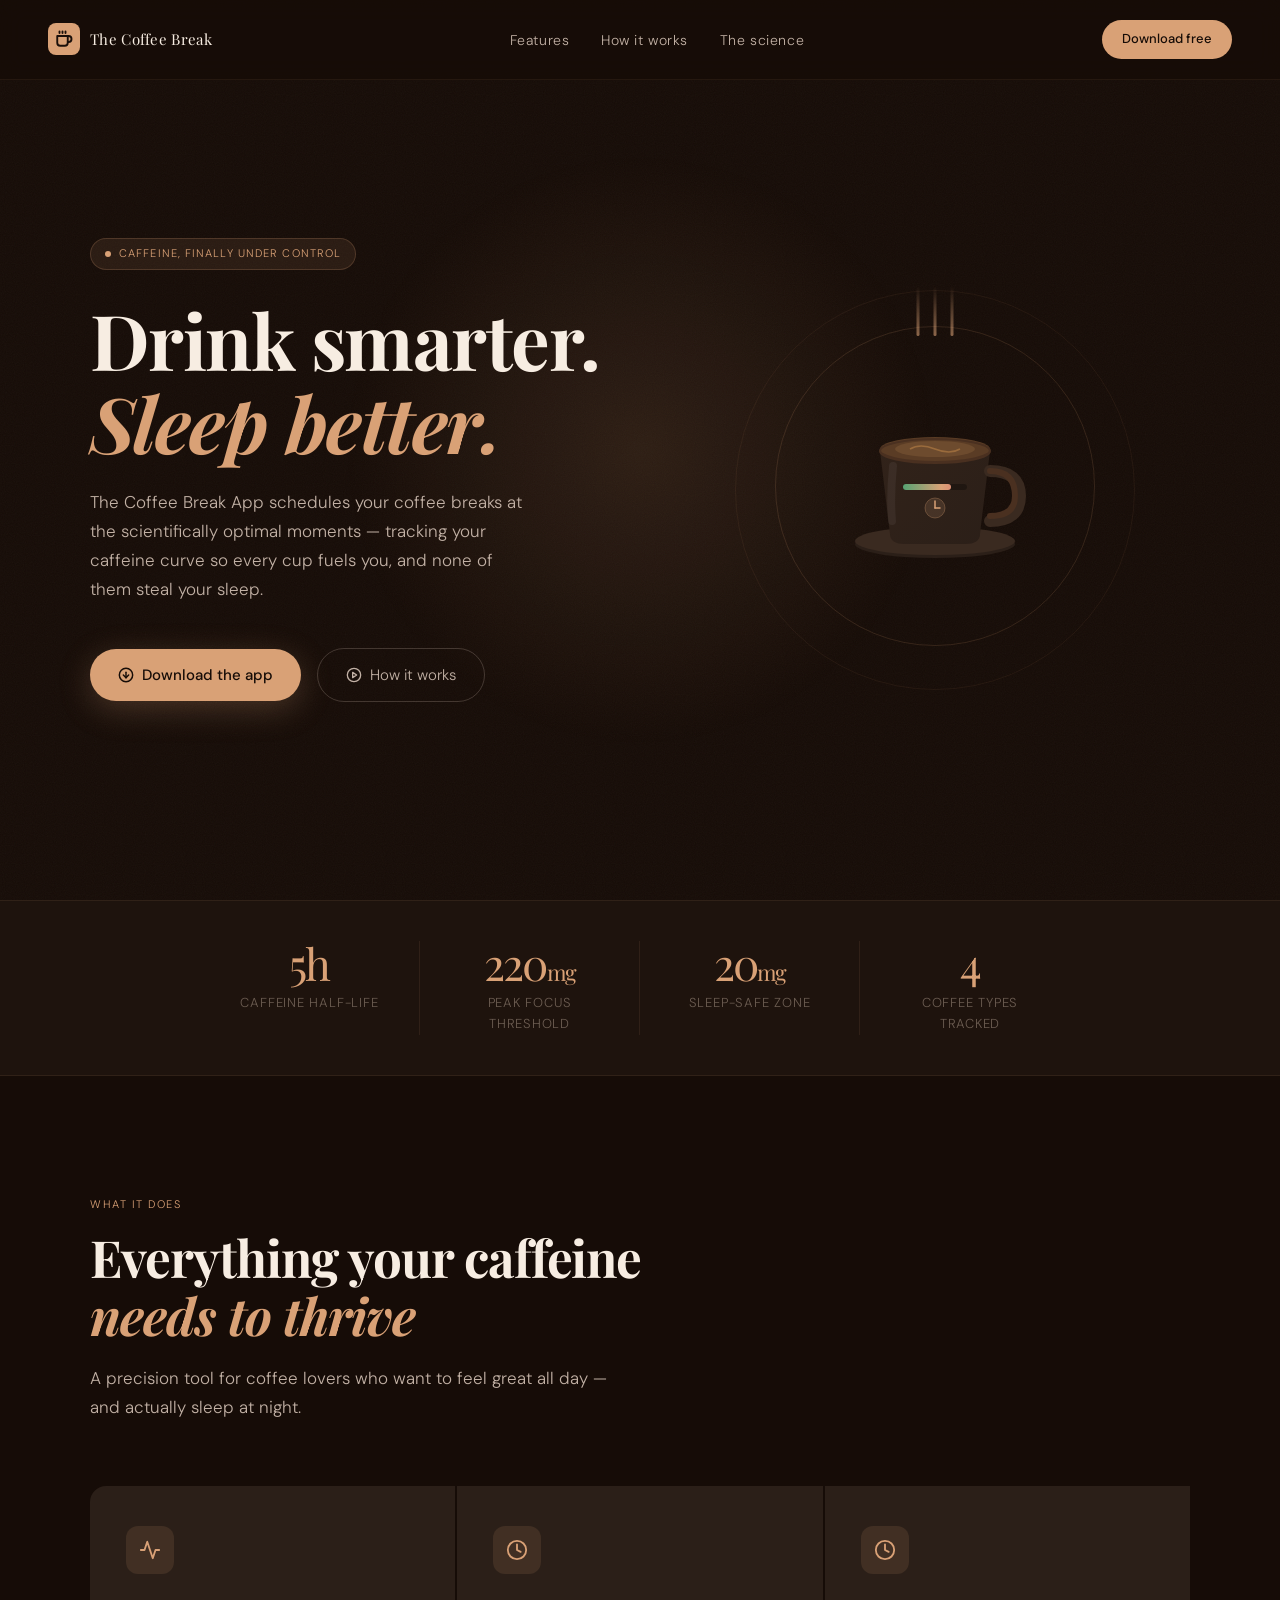
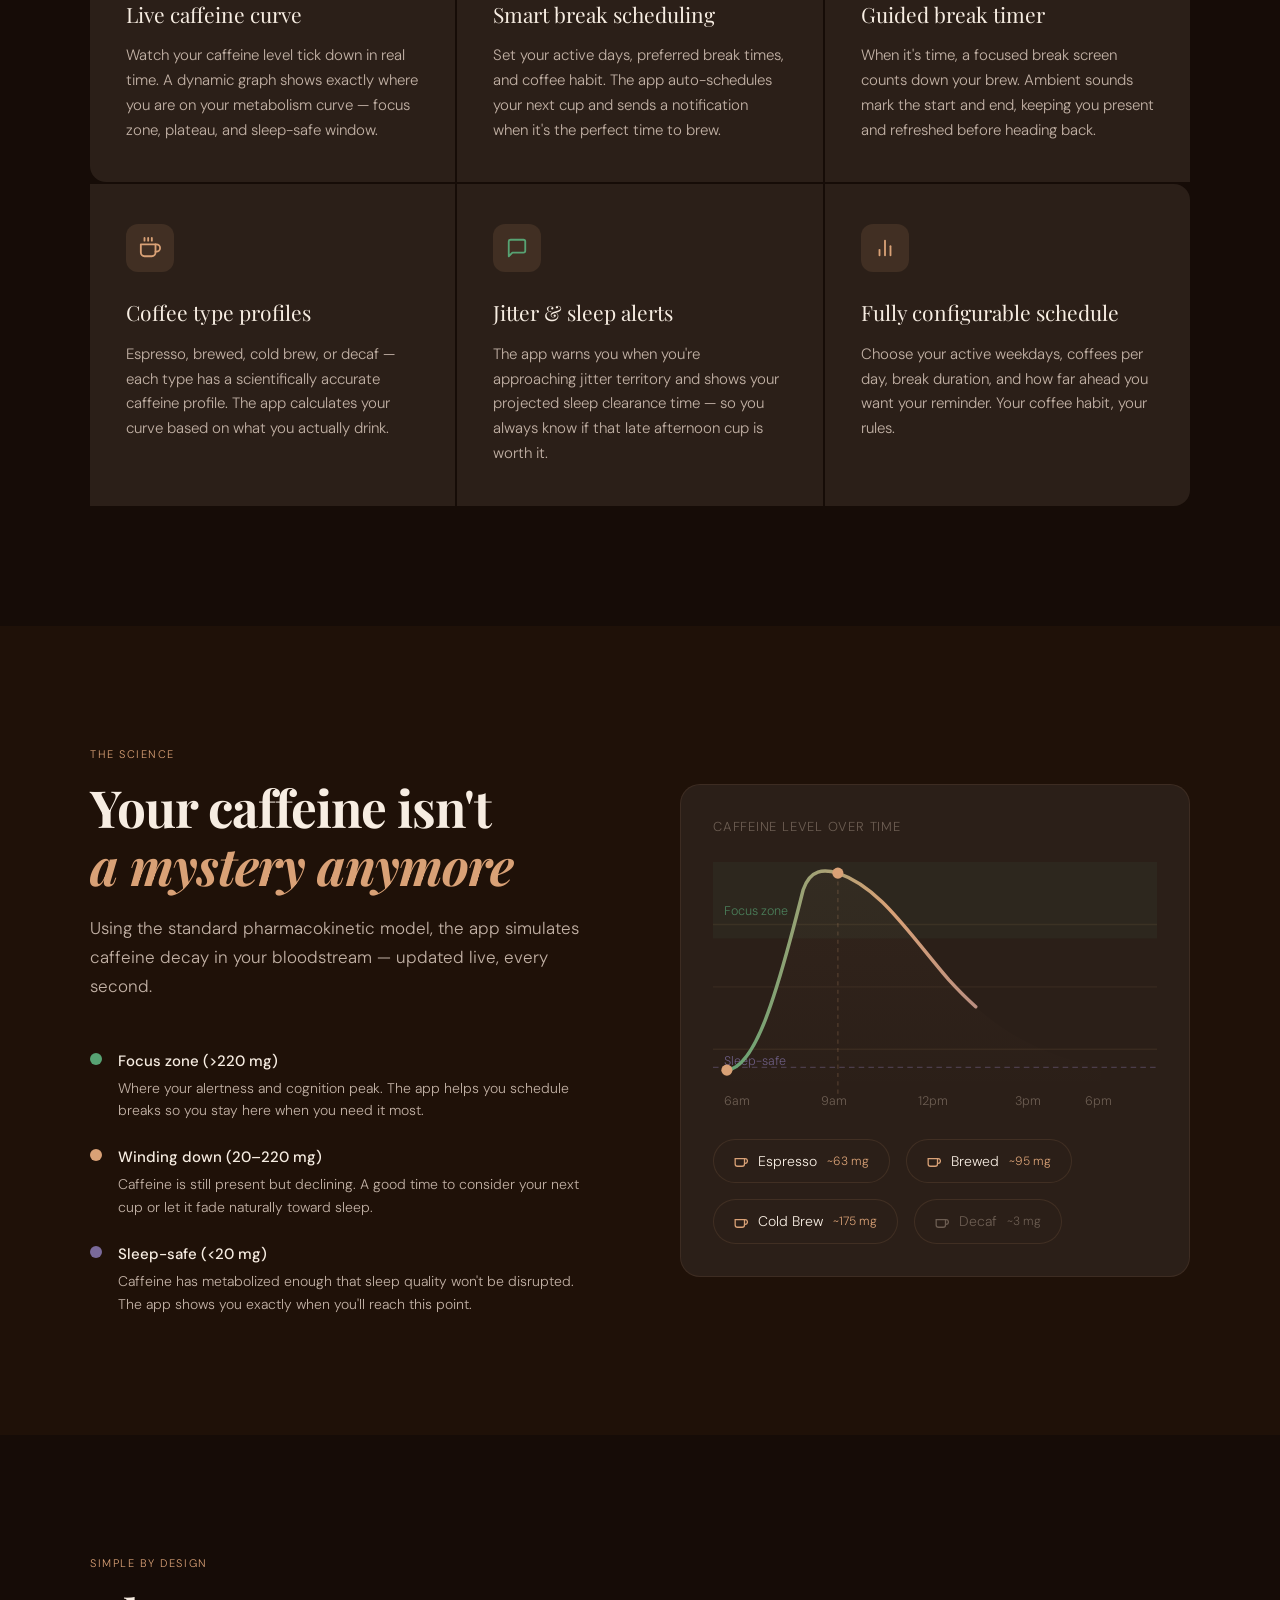
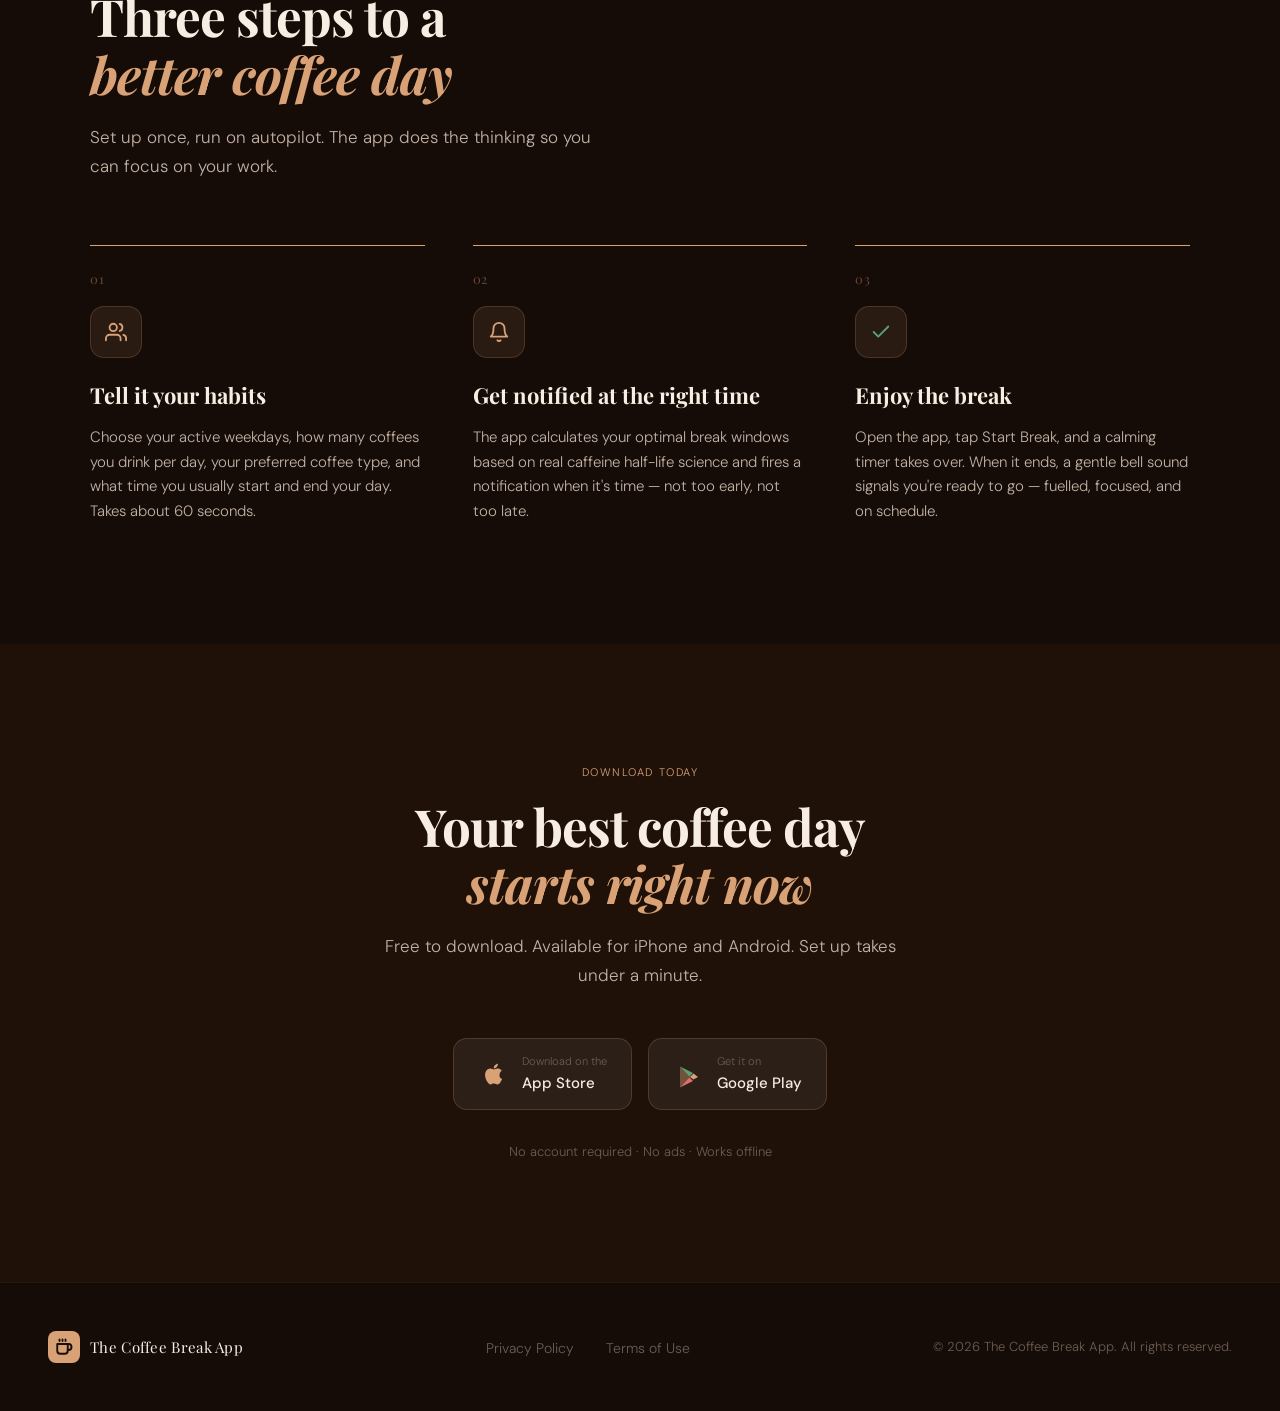
<file: index.html>
<!DOCTYPE html>
<html lang="en">
<head>
  <meta charset="UTF-8" />
  <meta name="viewport" content="width=device-width, initial-scale=1.0" />
  <title>The Coffee Break App - Caffeine Tracker, Focus & Pomodoro Timer | Work Sharper & Sleep Better</title>
  <meta name="description" content="Track caffeine intake in mg, measure your peak focus, and boost energy with The Coffee Break App. Improve sleep and work sharper - download on the App Store today." />
  <meta name="keywords" content="The Coffee Break App, caffeine tracker, caffeine intake, boost focus, improve energy, sleep better, pomodoro timer, measure caffeine, peak focus, health tracker, mg tracker, work sharper" />
  <meta name="robots" content="index, follow" />
  <link rel="canonical" href="https://pcristo.dev/coffe_break_website/" />
  <meta property="og:type" content="website" />
  <meta property="og:title" content="The Coffee Break App - Caffeine Tracker, Focus & Pomodoro Timer" />
  <meta property="og:description" content="Boost focus, track caffeine intake, and improve sleep with The Coffee Break App. Download now on the App Store." />
  <meta property="og:url" content="https://pcristo.dev/coffe_break_website/" />
  <meta name="twitter:card" content="summary_large_image" />
  <meta name="twitter:title" content="The Coffee Break App - Work Sharper & Sleep Better" />
  <meta name="twitter:description" content="Measure caffeine, find your peak focus window, and feel sharper. Get The Coffee Break App on the App Store." />
  <link rel="preconnect" href="https://fonts.googleapis.com" />
  <link rel="preconnect" href="https://fonts.gstatic.com" crossorigin />
  <link href="https://fonts.googleapis.com/css2?family=Playfair+Display:ital,wght@0,400;0,600;0,700;1,400;1,600&family=DM+Sans:wght@300;400;500&display=swap" rel="stylesheet" />
  <style>
    *, *::before, *::after { box-sizing: border-box; margin: 0; padding: 0; }

    :root {
      --bg:        #160c07;
      --bg2:       #1f1108;
      --surface:   #2b1f18;
      --surface2:  #3a2a20;
      --accent:    #d9a176;
      --accent2:   #e8ba8e;
      --text:      #f7ede2;
      --muted:     #c2b1a5;
      --faint:     #6c5d52;
      --green:     #57a373;
      --red:       #e07070;
    }

    html { scroll-behavior: smooth; }

    body {
      background: var(--bg);
      color: var(--text);
      font-family: 'DM Sans', system-ui, sans-serif;
      font-weight: 300;
      line-height: 1.6;
      overflow-x: hidden;
    }

    /* ── NOISE TEXTURE OVERLAY ── */
    body::before {
      content: '';
      position: fixed;
      inset: 0;
      background-image: url("data:image/svg+xml,%3Csvg viewBox='0 0 200 200' xmlns='http://www.w3.org/2000/svg'%3E%3Cfilter id='n'%3E%3CfeTurbulence type='fractalNoise' baseFrequency='0.9' numOctaves='4' stitchTiles='stitch'/%3E%3C/filter%3E%3Crect width='100%25' height='100%25' filter='url(%23n)' opacity='0.04'/%3E%3C/svg%3E");
      background-size: 200px 200px;
      pointer-events: none;
      z-index: 0;
    }

    /* ── NAV ── */
    nav {
      position: fixed;
      top: 0; left: 0; right: 0;
      z-index: 100;
      padding: 20px 48px;
      display: flex;
      align-items: center;
      justify-content: space-between;
      backdrop-filter: blur(12px);
      background: rgba(22,12,7,0.7);
      border-bottom: 1px solid rgba(217,161,118,0.08);
      transition: background 0.3s;
    }
    .nav-logo {
      display: flex;
      align-items: center;
      gap: 10px;
      text-decoration: none;
    }
    .nav-logo-icon {
      width: 32px; height: 32px;
      background: var(--accent);
      border-radius: 8px;
      display: flex; align-items: center; justify-content: center;
    }
    .nav-logo-text {
      font-family: 'Playfair Display', serif;
      font-size: 15px;
      color: var(--text);
      letter-spacing: 0.02em;
    }
    .nav-links {
      display: flex; align-items: center; gap: 32px;
      list-style: none;
    }
    .nav-links a {
      color: var(--muted);
      text-decoration: none;
      font-size: 14px;
      letter-spacing: 0.04em;
      transition: color 0.2s;
    }
    .nav-links a:hover { color: var(--text); }
    .btn-nav {
      background: var(--accent);
      color: var(--bg);
      border: none;
      padding: 9px 20px;
      border-radius: 100px;
      font-family: 'DM Sans', sans-serif;
      font-size: 13px;
      font-weight: 500;
      cursor: pointer;
      text-decoration: none;
      transition: background 0.2s, transform 0.15s;
    }
    .btn-nav:hover { background: var(--accent2); transform: translateY(-1px); }

    /* ── HERO ── */
    .hero {
      min-height: 100vh;
      display: flex;
      align-items: center;
      justify-content: center;
      position: relative;
      overflow: hidden;
      padding: 120px 48px 80px;
    }

    /* Radial glow */
    .hero::after {
      content: '';
      position: absolute;
      width: 600px; height: 600px;
      border-radius: 50%;
      background: radial-gradient(circle, rgba(217,161,118,0.12) 0%, transparent 70%);
      top: 50%; left: 50%;
      transform: translate(-50%, -50%);
      pointer-events: none;
    }

    .hero-inner {
      max-width: 1100px;
      width: 100%;
      display: grid;
      grid-template-columns: 1fr 1fr;
      gap: 80px;
      align-items: center;
      position: relative;
      z-index: 1;
    }

    .hero-tag {
      display: inline-flex;
      align-items: center;
      gap: 8px;
      background: rgba(217,161,118,0.1);
      border: 1px solid rgba(217,161,118,0.2);
      border-radius: 100px;
      padding: 6px 14px;
      font-size: 11px;
      letter-spacing: 0.1em;
      text-transform: uppercase;
      color: var(--accent);
      margin-bottom: 28px;
    }
    .hero-tag::before {
      content: '';
      width: 6px; height: 6px;
      background: var(--accent);
      border-radius: 50%;
      animation: pulse-dot 2s ease-in-out infinite;
    }

    h1 {
      font-family: 'Playfair Display', serif;
      font-size: clamp(48px, 6vw, 78px);
      line-height: 1.08;
      letter-spacing: -0.02em;
      color: var(--text);
      margin-bottom: 24px;
    }
    h1 em {
      font-style: italic;
      color: var(--accent);
    }

    .hero-sub {
      font-size: 17px;
      color: var(--muted);
      line-height: 1.7;
      max-width: 440px;
      margin-bottom: 44px;
    }

    .hero-actions {
      display: flex;
      align-items: center;
      gap: 16px;
      flex-wrap: wrap;
    }

    .btn-primary {
      display: inline-flex;
      align-items: center;
      gap: 8px;
      background: var(--accent);
      color: var(--bg);
      padding: 14px 28px;
      border-radius: 100px;
      font-family: 'DM Sans', sans-serif;
      font-weight: 500;
      font-size: 15px;
      text-decoration: none;
      transition: background 0.2s, transform 0.15s, box-shadow 0.2s;
      box-shadow: 0 8px 32px rgba(217,161,118,0.25);
    }
    .btn-primary:hover {
      background: var(--accent2);
      transform: translateY(-2px);
      box-shadow: 0 12px 40px rgba(217,161,118,0.35);
    }

    .btn-secondary {
      display: inline-flex;
      align-items: center;
      gap: 8px;
      background: transparent;
      color: var(--muted);
      padding: 14px 28px;
      border-radius: 100px;
      border: 1px solid rgba(194,177,165,0.25);
      font-size: 15px;
      text-decoration: none;
      transition: border-color 0.2s, color 0.2s, transform 0.15s;
    }
    .btn-secondary:hover {
      border-color: var(--muted);
      color: var(--text);
      transform: translateY(-2px);
    }

    /* ── COFFEE CUP ILLUSTRATION ── */
    .hero-visual {
      display: flex;
      align-items: center;
      justify-content: center;
      position: relative;
    }

    .cup-wrap {
      position: relative;
    }

    /* Steam lines */
    .steam {
      position: absolute;
      top: -70px;
      left: 50%;
      transform: translateX(-50%);
      display: flex;
      gap: 14px;
    }
    .steam-line {
      width: 3px;
      height: 50px;
      border-radius: 3px;
      background: linear-gradient(to top, rgba(217,161,118,0.6), transparent);
      transform-origin: bottom center;
      animation: steam-rise 2.4s ease-in-out infinite;
    }
    .steam-line:nth-child(2) { animation-delay: 0.4s; animation-duration: 2.8s; }
    .steam-line:nth-child(3) { animation-delay: 0.8s; animation-duration: 2.2s; }

    @keyframes steam-rise {
      0%   { transform: scaleY(0.3) translateY(10px); opacity: 0; }
      30%  { opacity: 1; }
      70%  { opacity: 0.6; }
      100% { transform: scaleY(1.2) translateY(-20px); opacity: 0; }
    }

    /* Caffeine glow ring */
    .glow-ring {
      position: absolute;
      width: 320px; height: 320px;
      border-radius: 50%;
      border: 1px solid rgba(217,161,118,0.15);
      top: 50%; left: 50%;
      transform: translate(-50%, -45%);
      animation: ring-pulse 3s ease-in-out infinite;
    }
    .glow-ring:nth-child(2) {
      width: 400px; height: 400px;
      border-color: rgba(217,161,118,0.07);
      animation-delay: 1s;
    }
    @keyframes ring-pulse {
      0%, 100% { opacity: 0.4; transform: translate(-50%, -45%) scale(1); }
      50%       { opacity: 1;   transform: translate(-50%, -45%) scale(1.04); }
    }

    /* ── STATS STRIP ── */
    .stats {
      position: relative;
      z-index: 1;
      border-top: 1px solid rgba(217,161,118,0.1);
      border-bottom: 1px solid rgba(217,161,118,0.1);
      background: rgba(43,31,24,0.4);
      padding: 40px 48px;
      display: flex;
      justify-content: center;
      gap: 0;
    }
    .stat-item {
      flex: 1;
      max-width: 220px;
      text-align: center;
      padding: 0 32px;
      border-right: 1px solid rgba(217,161,118,0.1);
    }
    .stat-item:last-child { border-right: none; }
    .stat-num {
      font-family: 'Playfair Display', serif;
      font-size: 44px;
      color: var(--accent);
      letter-spacing: -0.04em;
      line-height: 1;
      margin-bottom: 8px;
    }
    .stat-label {
      font-size: 13px;
      color: var(--faint);
      letter-spacing: 0.06em;
      text-transform: uppercase;
    }

    /* ── SECTIONS ── */
    section {
      position: relative;
      z-index: 1;
      padding: 120px 48px;
    }

    .section-inner {
      max-width: 1100px;
      margin: 0 auto;
    }

    .section-eyebrow {
      font-size: 11px;
      letter-spacing: 0.14em;
      text-transform: uppercase;
      color: var(--accent);
      margin-bottom: 16px;
    }

    h2 {
      font-family: 'Playfair Display', serif;
      font-size: clamp(36px, 4vw, 54px);
      line-height: 1.12;
      letter-spacing: -0.02em;
      color: var(--text);
      margin-bottom: 20px;
    }
    h2 em { font-style: italic; color: var(--accent); }

    .section-lead {
      font-size: 17px;
      color: var(--muted);
      max-width: 520px;
      line-height: 1.7;
      margin-bottom: 64px;
    }

    /* ── FEATURES ── */
    .features-grid {
      display: grid;
      grid-template-columns: repeat(3, 1fr);
      gap: 2px;
    }

    .feature-card {
      background: var(--surface);
      padding: 40px 36px;
      position: relative;
      overflow: hidden;
      transition: background 0.3s;
    }
    .feature-card:first-child { border-radius: 16px 0 0 16px; }
    .feature-card:last-child  { border-radius: 0 16px 16px 0; }
    .feature-card::before {
      content: '';
      position: absolute;
      inset: 0;
      background: linear-gradient(135deg, rgba(217,161,118,0.05) 0%, transparent 60%);
      opacity: 0;
      transition: opacity 0.3s;
    }
    .feature-card:hover { background: var(--surface2); }
    .feature-card:hover::before { opacity: 1; }

    .feature-icon {
      width: 48px; height: 48px;
      border-radius: 12px;
      background: rgba(217,161,118,0.12);
      display: flex; align-items: center; justify-content: center;
      margin-bottom: 24px;
    }

    .feature-title {
      font-family: 'Playfair Display', serif;
      font-size: 21px;
      margin-bottom: 12px;
      color: var(--text);
    }

    .feature-desc {
      font-size: 15px;
      color: var(--muted);
      line-height: 1.65;
    }

    /* ── CAFFEINE CURVE SECTION ── */
    .curve-section {
      background: var(--bg2);
    }

    .curve-layout {
      display: grid;
      grid-template-columns: 1fr 1fr;
      gap: 80px;
      align-items: center;
    }

    .curve-labels {
      display: flex;
      flex-direction: column;
      gap: 24px;
      margin-top: 48px;
    }
    .curve-label-item {
      display: flex;
      align-items: flex-start;
      gap: 16px;
    }
    .curve-label-dot {
      width: 12px; height: 12px;
      border-radius: 50%;
      margin-top: 4px;
      flex-shrink: 0;
    }
    .curve-label-title {
      font-size: 15px;
      font-weight: 500;
      color: var(--text);
      margin-bottom: 4px;
    }
    .curve-label-desc {
      font-size: 14px;
      color: var(--muted);
      line-height: 1.6;
    }

    /* Animated graph */
    .graph-wrap {
      background: var(--surface);
      border-radius: 20px;
      padding: 32px;
      border: 1px solid rgba(217,161,118,0.1);
    }
    .graph-title {
      font-size: 13px;
      color: var(--faint);
      letter-spacing: 0.06em;
      text-transform: uppercase;
      margin-bottom: 24px;
    }

    /* ── HOW IT WORKS ── */
    .steps {
      display: grid;
      grid-template-columns: repeat(3, 1fr);
      gap: 48px;
      counter-reset: steps;
    }
    .step {
      counter-increment: steps;
      position: relative;
      padding-top: 24px;
    }
    .step::before {
      content: counter(steps, decimal-leading-zero);
      font-family: 'Playfair Display', serif;
      font-size: 13px;
      color: rgba(217,161,118,0.4);
      letter-spacing: 0.04em;
      display: block;
      margin-bottom: 16px;
    }
    .step-line {
      position: absolute;
      top: 0; left: 0;
      width: 100%;
      height: 1px;
      background: rgba(217,161,118,0.2);
    }
    .step-line-fill {
      height: 1px;
      background: var(--accent);
      width: 0;
      transition: width 1.2s ease;
    }
    .step.visible .step-line-fill { width: 100%; }

    .step-icon-wrap {
      width: 52px; height: 52px;
      border-radius: 14px;
      background: rgba(217,161,118,0.1);
      border: 1px solid rgba(217,161,118,0.2);
      display: flex; align-items: center; justify-content: center;
      margin-bottom: 20px;
    }
    .step h3 {
      font-family: 'Playfair Display', serif;
      font-size: 22px;
      margin-bottom: 12px;
      color: var(--text);
    }
    .step p {
      font-size: 15px;
      color: var(--muted);
      line-height: 1.65;
    }

    /* ── COFFEE TYPES ── */
    .coffee-types {
      display: flex;
      gap: 16px;
      flex-wrap: wrap;
      margin-top: 48px;
    }
    .coffee-pill {
      display: flex;
      align-items: center;
      gap: 10px;
      background: var(--surface);
      border: 1px solid rgba(217,161,118,0.12);
      border-radius: 100px;
      padding: 10px 20px;
      transition: background 0.2s, border-color 0.2s;
      cursor: default;
    }
    .coffee-pill:hover {
      background: var(--surface2);
      border-color: rgba(217,161,118,0.25);
    }
    .coffee-pill-name { font-size: 14px; color: var(--text); }
    .coffee-pill-mg { font-size: 12px; color: var(--accent); }

    /* ── CTA BLOCK ── */
    .cta-section {
      text-align: center;
      background: var(--bg2);
    }
    .cta-section h2 {
      max-width: 600px;
      margin: 0 auto 20px;
    }
    .cta-section .section-lead {
      margin: 0 auto 48px;
      text-align: center;
    }
    .cta-buttons {
      display: flex;
      gap: 16px;
      justify-content: center;
      flex-wrap: wrap;
    }

    .store-btn {
      display: inline-flex;
      align-items: center;
      gap: 12px;
      background: var(--surface);
      border: 1px solid rgba(217,161,118,0.2);
      border-radius: 14px;
      padding: 14px 24px;
      text-decoration: none;
      transition: background 0.2s, border-color 0.2s, transform 0.15s;
    }
    .store-btn:hover {
      background: var(--surface2);
      border-color: rgba(217,161,118,0.4);
      transform: translateY(-2px);
    }
    .store-btn-icon { width: 32px; height: 32px; }
    .store-btn-text { text-align: left; }
    .store-btn-sub { font-size: 11px; color: var(--faint); display: block; }
    .store-btn-name { font-size: 15px; color: var(--text); font-weight: 500; display: block; }

    /* ── FOOTER ── */
    footer {
      position: relative;
      z-index: 1;
      border-top: 1px solid rgba(217,161,118,0.08);
      padding: 48px;
      display: flex;
      justify-content: space-between;
      align-items: center;
      flex-wrap: wrap;
      gap: 24px;
    }
    .footer-links {
      display: flex;
      gap: 32px;
      list-style: none;
    }
    .footer-links a {
      color: var(--faint);
      text-decoration: none;
      font-size: 14px;
      transition: color 0.2s;
    }
    .footer-links a:hover { color: var(--muted); }
    .footer-copy {
      font-size: 13px;
      color: var(--faint);
    }

    /* ── REVEAL ANIMATIONS ── */
    .reveal {
      opacity: 0;
      transform: translateY(28px);
      transition: opacity 0.7s ease, transform 0.7s ease;
    }
    .reveal.visible {
      opacity: 1;
      transform: translateY(0);
    }
    .reveal-delay-1 { transition-delay: 0.1s; }
    .reveal-delay-2 { transition-delay: 0.2s; }
    .reveal-delay-3 { transition-delay: 0.3s; }
    .reveal-delay-4 { transition-delay: 0.4s; }
    .reveal-delay-5 { transition-delay: 0.5s; }

    /* ── ANIMATIONS ── */
    @keyframes pulse-dot {
      0%, 100% { opacity: 1; transform: scale(1); }
      50%       { opacity: 0.5; transform: scale(0.7); }
    }

    @keyframes float {
      0%, 100% { transform: translateY(0); }
      50%       { transform: translateY(-12px); }
    }

    /* ── RESPONSIVE ── */
    @media (max-width: 900px) {
      nav { padding: 16px 24px; }
      .nav-links { display: none; }
      .hero { padding: 100px 24px 60px; }
      .hero-inner { grid-template-columns: 1fr; gap: 60px; text-align: center; }
      .hero-sub { margin: 0 auto 36px; }
      .hero-actions { justify-content: center; }
      .stats { padding: 32px 24px; flex-wrap: wrap; gap: 32px; }
      .stat-item { border-right: none; }
      section { padding: 80px 24px; }
      .features-grid { grid-template-columns: 1fr; gap: 2px; }
      .feature-card:first-child { border-radius: 16px 16px 0 0; }
      .feature-card:last-child  { border-radius: 0 0 16px 16px; }
      .curve-layout { grid-template-columns: 1fr; gap: 48px; }
      .steps { grid-template-columns: 1fr; gap: 40px; }
      footer { padding: 32px 24px; flex-direction: column; align-items: flex-start; }
    }
  </style>
</head>
<body>

  <!-- ── NAV ── -->
  <nav role="navigation">
    <a href="#" class="nav-logo">
      <div class="nav-logo-icon">
        <svg width="18" height="18" viewBox="0 0 24 24" fill="none" stroke="#1A0F0A" stroke-width="2.5" stroke-linecap="round" stroke-linejoin="round">
          <path d="M17 8h1a4 4 0 0 1 0 8h-1"/>
          <path d="M3 8h14v9a4 4 0 0 1-4 4H7a4 4 0 0 1-4-4Z"/>
          <line x1="6" x2="6" y1="2" y2="4"/>
          <line x1="10" x2="10" y1="2" y2="4"/>
          <line x1="14" x2="14" y1="2" y2="4"/>
        </svg>
      </div>
      <span class="nav-logo-text">The Coffee Break</span>
    </a>
    <ul class="nav-links">
      <li><a href="#features">Features</a></li>
      <li><a href="#how-it-works">How it works</a></li>
      <li><a href="#science">The science</a></li>
    </ul>
    <a href="https://apps.apple.com/us/app/the-coffee-break-app/id6759918414" class="btn-nav">Download free</a>
  </nav>

  <!-- ── HERO ── -->
  <section class="hero" aria-label="Hero">
    <div class="hero-inner">
      <div class="hero-content">
        <div class="hero-tag">Caffeine, finally under control</div>
        <h1>Drink smarter.<br /><em>Sleep better.</em></h1>
        <p class="hero-sub">
          The Coffee Break App schedules your coffee breaks at the scientifically optimal moments — tracking your caffeine curve so every cup fuels you, and none of them steal your sleep.
        </p>
        <div class="hero-actions">
          <a href="https://apps.apple.com/us/app/the-coffee-break-app/id6759918414" class="btn-primary">
            <svg width="16" height="16" viewBox="0 0 24 24" fill="none" stroke="currentColor" stroke-width="2.2" stroke-linecap="round" stroke-linejoin="round"><path d="M12 2a10 10 0 1 0 0 20A10 10 0 0 0 12 2z"/><path d="M12 8v8"/><path d="m8 12 4 4 4-4"/></svg>
            Download the app
          </a>
          <a href="#how-it-works" class="btn-secondary">
            <svg width="16" height="16" viewBox="0 0 24 24" fill="none" stroke="currentColor" stroke-width="2" stroke-linecap="round" stroke-linejoin="round"><circle cx="12" cy="12" r="10"/><polygon points="10 8 16 12 10 16 10 8"/></svg>
            How it works
          </a>
        </div>
      </div>

      <!-- Cup illustration -->
      <div class="hero-visual" aria-hidden="true">
        <div class="glow-ring"></div>
        <div class="glow-ring" style="animation-delay:1s"></div>
        <div class="cup-wrap" style="animation: float 4s ease-in-out infinite;">
          <div class="steam">
            <div class="steam-line"></div>
            <div class="steam-line"></div>
            <div class="steam-line"></div>
          </div>
          <svg width="220" height="220" viewBox="0 0 220 220" fill="none" xmlns="http://www.w3.org/2000/svg">
            <!-- Saucer -->
            <ellipse cx="110" cy="188" rx="80" ry="14" fill="#2B1F18"/>
            <ellipse cx="110" cy="185" rx="80" ry="14" fill="#3a2a20"/>
            <!-- Cup body -->
            <path d="M55 95 L65 178 Q65 188 80 188 L140 188 Q155 188 155 178 L165 95 Z" fill="#2B1F18"/>
            <path d="M55 95 L65 178 Q65 188 80 188 L140 188 Q155 188 155 178 L165 95 Z" fill="url(#cupGrad)"/>
            <!-- Coffee liquid surface -->
            <ellipse cx="110" cy="95" rx="55" ry="12" fill="#4a3020"/>
            <ellipse cx="110" cy="93" rx="55" ry="12" fill="#5a3c25"/>
            <!-- Crema swirl -->
            <ellipse cx="110" cy="93" rx="40" ry="8" fill="#7a5535" opacity="0.6"/>
            <path d="M85 93 Q95 87 110 93 Q125 99 135 93" stroke="#c88b4a" stroke-width="1.5" fill="none" opacity="0.5"/>
            <!-- Cup rim -->
            <ellipse cx="110" cy="95" rx="55" ry="12" fill="none" stroke="#4a3020" stroke-width="2"/>
            <!-- Cup highlight -->
            <path d="M68 110 Q65 140 67 165" stroke="rgba(255,255,255,0.05)" stroke-width="8" stroke-linecap="round"/>
            <!-- Handle -->
            <path d="M165 115 Q195 115 195 140 Q195 165 165 165" stroke="#3a2a20" stroke-width="12" fill="none" stroke-linecap="round"/>
            <path d="M165 115 Q190 115 190 140 Q190 160 165 160" stroke="#4a3020" stroke-width="6" fill="none" stroke-linecap="round"/>
            <!-- Caffeine meter bar on cup -->
            <rect x="78" y="128" width="64" height="6" rx="3" fill="rgba(0,0,0,0.3)"/>
            <rect x="78" y="128" width="48" height="6" rx="3" fill="url(#meterGrad)"/>
            <!-- Small clock icon suggestion -->
            <circle cx="110" cy="152" r="10" fill="rgba(217,161,118,0.15)" stroke="rgba(217,161,118,0.3)" stroke-width="1"/>
            <line x1="110" y1="145" x2="110" y2="152" stroke="#d9a176" stroke-width="1.5" stroke-linecap="round"/>
            <line x1="110" y1="152" x2="115" y2="152" stroke="#d9a176" stroke-width="1.5" stroke-linecap="round"/>
            <defs>
              <linearGradient id="cupGrad" x1="55" y1="95" x2="165" y2="188" gradientUnits="userSpaceOnUse">
                <stop offset="0%" stop-color="#4a3020" stop-opacity="0.2"/>
                <stop offset="100%" stop-color="#4a3020" stop-opacity="0"/>
              </linearGradient>
              <linearGradient id="meterGrad" x1="78" y1="0" x2="142" y2="0" gradientUnits="userSpaceOnUse">
                <stop offset="0%" stop-color="#57a373"/>
                <stop offset="60%" stop-color="#d9a176"/>
                <stop offset="100%" stop-color="#e07070"/>
              </linearGradient>
            </defs>
          </svg>
        </div>
      </div>
    </div>
  </section>

  <!-- ── STATS ── -->
  <div class="stats" role="region" aria-label="Key numbers">
    <div class="stat-item reveal">
      <div class="stat-num">5h</div>
      <div class="stat-label">Caffeine half-life</div>
    </div>
    <div class="stat-item reveal reveal-delay-1">
      <div class="stat-num">220<span style="font-size:22px">mg</span></div>
      <div class="stat-label">Peak focus threshold</div>
    </div>
    <div class="stat-item reveal reveal-delay-2">
      <div class="stat-num">20<span style="font-size:22px">mg</span></div>
      <div class="stat-label">Sleep-safe zone</div>
    </div>
    <div class="stat-item reveal reveal-delay-3">
      <div class="stat-num">4</div>
      <div class="stat-label">Coffee types tracked</div>
    </div>
  </div>

  <!-- ── FEATURES ── -->
  <section id="features" aria-labelledby="features-heading">
    <div class="section-inner">
      <p class="section-eyebrow reveal">What it does</p>
      <h2 id="features-heading" class="reveal reveal-delay-1">Everything your caffeine<br /><em>needs to thrive</em></h2>
      <p class="section-lead reveal reveal-delay-2">A precision tool for coffee lovers who want to feel great all day — and actually sleep at night.</p>

      <div class="features-grid">
        <div class="feature-card reveal">
          <div class="feature-icon">
            <svg width="22" height="22" viewBox="0 0 24 24" fill="none" stroke="#d9a176" stroke-width="2" stroke-linecap="round" stroke-linejoin="round">
              <polyline points="22 12 18 12 15 21 9 3 6 12 2 12"/>
            </svg>
          </div>
          <div class="feature-title">Live caffeine curve</div>
          <p class="feature-desc">Watch your caffeine level tick down in real time. A dynamic graph shows exactly where you are on your metabolism curve — focus zone, plateau, and sleep-safe window.</p>
        </div>
        <div class="feature-card reveal reveal-delay-1">
          <div class="feature-icon">
            <svg width="22" height="22" viewBox="0 0 24 24" fill="none" stroke="#d9a176" stroke-width="2" stroke-linecap="round" stroke-linejoin="round">
              <circle cx="12" cy="12" r="10"/><polyline points="12 6 12 12 16 14"/>
            </svg>
          </div>
          <div class="feature-title">Smart break scheduling</div>
          <p class="feature-desc">Set your active days, preferred break times, and coffee habit. The app auto-schedules your next cup and sends a notification when it's the perfect time to brew.</p>
        </div>
        <div class="feature-card reveal reveal-delay-2">
          <div class="feature-icon">
            <svg width="22" height="22" viewBox="0 0 24 24" fill="none" stroke="#d9a176" stroke-width="2" stroke-linecap="round" stroke-linejoin="round">
              <path d="M12 2a10 10 0 1 0 0 20A10 10 0 0 0 12 2z"/><path d="M12 6v6l4 2"/>
            </svg>
          </div>
          <div class="feature-title">Guided break timer</div>
          <p class="feature-desc">When it's time, a focused break screen counts down your brew. Ambient sounds mark the start and end, keeping you present and refreshed before heading back.</p>
        </div>
        <div class="feature-card reveal reveal-delay-3">
          <div class="feature-icon">
            <svg width="22" height="22" viewBox="0 0 24 24" fill="none" stroke="#d9a176" stroke-width="2" stroke-linecap="round" stroke-linejoin="round">
              <path d="M18 8h1a4 4 0 0 1 0 8h-1"/><path d="M2 8h16v9a4 4 0 0 1-4 4H6a4 4 0 0 1-4-4V8z"/><line x1="6" y1="1" x2="6" y2="4"/><line x1="10" y1="1" x2="10" y2="4"/><line x1="14" y1="1" x2="14" y2="4"/>
            </svg>
          </div>
          <div class="feature-title">Coffee type profiles</div>
          <p class="feature-desc">Espresso, brewed, cold brew, or decaf — each type has a scientifically accurate caffeine profile. The app calculates your curve based on what you actually drink.</p>
        </div>
        <div class="feature-card reveal reveal-delay-4">
          <div class="feature-icon">
            <svg width="22" height="22" viewBox="0 0 24 24" fill="none" stroke="#57a373" stroke-width="2" stroke-linecap="round" stroke-linejoin="round">
              <path d="M21 15a2 2 0 0 1-2 2H7l-4 4V5a2 2 0 0 1 2-2h14a2 2 0 0 1 2 2z"/>
            </svg>
          </div>
          <div class="feature-title">Jitter & sleep alerts</div>
          <p class="feature-desc">The app warns you when you're approaching jitter territory and shows your projected sleep clearance time — so you always know if that late afternoon cup is worth it.</p>
        </div>
        <div class="feature-card reveal reveal-delay-5">
          <div class="feature-icon">
            <svg width="22" height="22" viewBox="0 0 24 24" fill="none" stroke="#d9a176" stroke-width="2" stroke-linecap="round" stroke-linejoin="round">
              <path d="M18 20V10"/><path d="M12 20V4"/><path d="M6 20v-6"/>
            </svg>
          </div>
          <div class="feature-title">Fully configurable schedule</div>
          <p class="feature-desc">Choose your active weekdays, coffees per day, break duration, and how far ahead you want your reminder. Your coffee habit, your rules.</p>
        </div>
      </div>
    </div>
  </section>

  <!-- ── CAFFEINE CURVE SCIENCE ── -->
  <section id="science" class="curve-section" aria-labelledby="science-heading">
    <div class="section-inner">
      <div class="curve-layout">
        <div>
          <p class="section-eyebrow reveal">The science</p>
          <h2 id="science-heading" class="reveal reveal-delay-1">Your caffeine isn't<br /><em>a mystery anymore</em></h2>
          <p class="section-lead reveal reveal-delay-2" style="margin-bottom:0">Using the standard pharmacokinetic model, the app simulates caffeine decay in your bloodstream — updated live, every second.</p>

          <div class="curve-labels reveal reveal-delay-3">
            <div class="curve-label-item">
              <div class="curve-label-dot" style="background:#57a373"></div>
              <div>
                <div class="curve-label-title">Focus zone (&gt;220 mg)</div>
                <div class="curve-label-desc">Where your alertness and cognition peak. The app helps you schedule breaks so you stay here when you need it most.</div>
              </div>
            </div>
            <div class="curve-label-item">
              <div class="curve-label-dot" style="background:#d9a176"></div>
              <div>
                <div class="curve-label-title">Winding down (20–220 mg)</div>
                <div class="curve-label-desc">Caffeine is still present but declining. A good time to consider your next cup or let it fade naturally toward sleep.</div>
              </div>
            </div>
            <div class="curve-label-item">
              <div class="curve-label-dot" style="background:#7a6a9a"></div>
              <div>
                <div class="curve-label-title">Sleep-safe (&lt;20 mg)</div>
                <div class="curve-label-desc">Caffeine has metabolized enough that sleep quality won't be disrupted. The app shows you exactly when you'll reach this point.</div>
              </div>
            </div>
          </div>
        </div>

        <div class="reveal reveal-delay-2">
          <div class="graph-wrap">
            <div class="graph-title">Caffeine level over time</div>
            <svg id="caffeine-graph" viewBox="0 0 320 180" width="100%" preserveAspectRatio="xMidYMid meet">
              <!-- Grid lines -->
              <line x1="0" y1="135" x2="320" y2="135" stroke="rgba(217,161,118,0.08)" stroke-width="1"/>
              <line x1="0" y1="90" x2="320" y2="90" stroke="rgba(217,161,118,0.08)" stroke-width="1"/>
              <line x1="0" y1="45" x2="320" y2="45" stroke="rgba(217,161,118,0.08)" stroke-width="1"/>

              <!-- Focus zone band -->
              <rect x="0" y="0" width="320" height="55" fill="rgba(87,163,115,0.06)" />
              <text x="8" y="38" font-size="9" fill="#57a373" opacity="0.7" font-family="'DM Sans',sans-serif">Focus zone</text>

              <!-- Sleep threshold line -->
              <line x1="0" y1="148" x2="320" y2="148" stroke="rgba(122,106,154,0.4)" stroke-width="1" stroke-dasharray="4 3"/>
              <text x="8" y="146" font-size="9" fill="rgba(122,106,154,0.8)" font-family="'DM Sans',sans-serif">Sleep-safe</text>

              <!-- Caffeine curve (animated path) -->
              <path id="curve-path"
                d="M10,150 C30,148 45,100 65,20 C70,5 80,5 90,8 C120,18 140,50 170,85 C200,118 230,138 280,148"
                stroke="url(#curveGrad)" stroke-width="2.5" fill="none"
                stroke-linecap="round"
                stroke-dasharray="500"
                stroke-dashoffset="500">
                <animate attributeName="stroke-dashoffset" from="500" to="0" dur="2s" begin="0.5s" fill="freeze" calcMode="spline" keySplines="0.4 0 0.2 1"/>
              </path>

              <!-- Area fill under curve -->
              <path
                d="M10,150 C30,148 45,100 65,20 C70,5 80,5 90,8 C120,18 140,50 170,85 C200,118 230,138 280,148 L280,168 L10,168 Z"
                fill="url(#areaGrad)" opacity="0">
                <animate attributeName="opacity" from="0" to="1" dur="1s" begin="1.5s" fill="freeze"/>
              </path>

              <!-- Dose markers (when coffee was drunk) -->
              <circle cx="10" cy="150" r="4" fill="#d9a176" opacity="0">
                <animate attributeName="opacity" from="0" to="1" dur="0.3s" begin="0.5s" fill="freeze"/>
              </circle>
              <circle cx="90" cy="8" r="4" fill="#d9a176" opacity="0">
                <animate attributeName="opacity" from="0" to="1" dur="0.3s" begin="1.2s" fill="freeze"/>
              </circle>
              <line x1="90" y1="8" x2="90" y2="168" stroke="rgba(217,161,118,0.2)" stroke-width="1" stroke-dasharray="3 3"/>

              <!-- X-axis labels -->
              <text x="8"   y="175" font-size="9" fill="#6c5d52" font-family="'DM Sans',sans-serif">6am</text>
              <text x="78"  y="175" font-size="9" fill="#6c5d52" font-family="'DM Sans',sans-serif">9am</text>
              <text x="148" y="175" font-size="9" fill="#6c5d52" font-family="'DM Sans',sans-serif">12pm</text>
              <text x="218" y="175" font-size="9" fill="#6c5d52" font-family="'DM Sans',sans-serif">3pm</text>
              <text x="268" y="175" font-size="9" fill="#6c5d52" font-family="'DM Sans',sans-serif">6pm</text>

              <defs>
                <linearGradient id="curveGrad" x1="0" y1="0" x2="320" y2="0" gradientUnits="userSpaceOnUse">
                  <stop offset="0%"   stop-color="#57a373"/>
                  <stop offset="40%"  stop-color="#d9a176"/>
                  <stop offset="100%" stop-color="#7a6a9a"/>
                </linearGradient>
                <linearGradient id="areaGrad" x1="0" y1="0" x2="0" y2="168" gradientUnits="userSpaceOnUse">
                  <stop offset="0%"   stop-color="#d9a176" stop-opacity="0.15"/>
                  <stop offset="100%" stop-color="#d9a176" stop-opacity="0"/>
                </linearGradient>
              </defs>
            </svg>

            <!-- Coffee type badges -->
            <div class="coffee-types" style="margin-top:20px">
              <div class="coffee-pill">
                <svg width="14" height="14" viewBox="0 0 24 24" fill="none" stroke="#d9a176" stroke-width="2.2" stroke-linecap="round"><path d="M18 8h1a4 4 0 0 1 0 8h-1"/><path d="M2 8h16v9a4 4 0 0 1-4 4H6a4 4 0 0 1-4-4V8z"/></svg>
                <span class="coffee-pill-name">Espresso</span>
                <span class="coffee-pill-mg">~63 mg</span>
              </div>
              <div class="coffee-pill">
                <svg width="14" height="14" viewBox="0 0 24 24" fill="none" stroke="#d9a176" stroke-width="2.2" stroke-linecap="round"><path d="M18 8h1a4 4 0 0 1 0 8h-1"/><path d="M2 8h16v9a4 4 0 0 1-4 4H6a4 4 0 0 1-4-4V8z"/></svg>
                <span class="coffee-pill-name">Brewed</span>
                <span class="coffee-pill-mg">~95 mg</span>
              </div>
              <div class="coffee-pill">
                <svg width="14" height="14" viewBox="0 0 24 24" fill="none" stroke="#d9a176" stroke-width="2.2" stroke-linecap="round"><path d="M18 8h1a4 4 0 0 1 0 8h-1"/><path d="M2 8h16v9a4 4 0 0 1-4 4H6a4 4 0 0 1-4-4V8z"/></svg>
                <span class="coffee-pill-name">Cold Brew</span>
                <span class="coffee-pill-mg">~175 mg</span>
              </div>
              <div class="coffee-pill">
                <svg width="14" height="14" viewBox="0 0 24 24" fill="none" stroke="#6c5d52" stroke-width="2.2" stroke-linecap="round"><path d="M18 8h1a4 4 0 0 1 0 8h-1"/><path d="M2 8h16v9a4 4 0 0 1-4 4H6a4 4 0 0 1-4-4V8z"/></svg>
                <span class="coffee-pill-name" style="color:var(--faint)">Decaf</span>
                <span class="coffee-pill-mg" style="color:var(--faint)">~3 mg</span>
              </div>
            </div>
          </div>
        </div>
      </div>
    </div>
  </section>

  <!-- ── HOW IT WORKS ── -->
  <section id="how-it-works" aria-labelledby="hiw-heading">
    <div class="section-inner">
      <p class="section-eyebrow reveal">Simple by design</p>
      <h2 id="hiw-heading" class="reveal reveal-delay-1">Three steps to a<br /><em>better coffee day</em></h2>
      <p class="section-lead reveal reveal-delay-2">Set up once, run on autopilot. The app does the thinking so you can focus on your work.</p>

      <div class="steps">
        <div class="step reveal">
          <div class="step-line"><div class="step-line-fill"></div></div>
          <div class="step-icon-wrap">
            <svg width="22" height="22" viewBox="0 0 24 24" fill="none" stroke="#d9a176" stroke-width="2" stroke-linecap="round" stroke-linejoin="round">
              <path d="M17 21v-2a4 4 0 0 0-4-4H5a4 4 0 0 0-4 4v2"/><circle cx="9" cy="7" r="4"/><path d="M23 21v-2a4 4 0 0 0-3-3.87"/><path d="M16 3.13a4 4 0 0 1 0 7.75"/>
            </svg>
          </div>
          <h3>Tell it your habits</h3>
          <p>Choose your active weekdays, how many coffees you drink per day, your preferred coffee type, and what time you usually start and end your day. Takes about 60 seconds.</p>
        </div>
        <div class="step reveal reveal-delay-1">
          <div class="step-line"><div class="step-line-fill"></div></div>
          <div class="step-icon-wrap">
            <svg width="22" height="22" viewBox="0 0 24 24" fill="none" stroke="#d9a176" stroke-width="2" stroke-linecap="round" stroke-linejoin="round">
              <path d="M18 8A6 6 0 0 0 6 8c0 7-3 9-3 9h18s-3-2-3-9"/><path d="M13.73 21a2 2 0 0 1-3.46 0"/>
            </svg>
          </div>
          <h3>Get notified at the right time</h3>
          <p>The app calculates your optimal break windows based on real caffeine half-life science and fires a notification when it's time — not too early, not too late.</p>
        </div>
        <div class="step reveal reveal-delay-2">
          <div class="step-line"><div class="step-line-fill"></div></div>
          <div class="step-icon-wrap">
            <svg width="22" height="22" viewBox="0 0 24 24" fill="none" stroke="#57a373" stroke-width="2" stroke-linecap="round" stroke-linejoin="round">
              <polyline points="20 6 9 17 4 12"/>
            </svg>
          </div>
          <h3>Enjoy the break</h3>
          <p>Open the app, tap Start Break, and a calming timer takes over. When it ends, a gentle bell sound signals you're ready to go — fuelled, focused, and on schedule.</p>
        </div>
      </div>
    </div>
  </section>

  <!-- ── DOWNLOAD CTA ── -->
  <section id="download" class="cta-section" aria-labelledby="cta-heading">
    <div class="section-inner" style="text-align:center">
      <p class="section-eyebrow reveal">Download today</p>
      <h2 id="cta-heading" class="reveal reveal-delay-1">Your best coffee day<br /><em>starts right now</em></h2>
      <p class="section-lead reveal reveal-delay-2">Free to download. Available for iPhone and Android. Set up takes under a minute.</p>

      <div class="cta-buttons reveal reveal-delay-3">
        <a href="https://apps.apple.com/us/app/the-coffee-break-app/id6759918414" class="store-btn">
          <svg class="store-btn-icon" viewBox="0 0 32 32" fill="none" xmlns="http://www.w3.org/2000/svg">
            <rect width="32" height="32" rx="8" fill="#2B1F18"/>
            <path d="M21.5 16.9c0-2.7 2.2-4 2.3-4.1-1.3-1.9-3.2-2.1-3.9-2.2-1.7-.2-3.2 1-4 1s-2.1-1-3.5-1c-1.8 0-3.5 1-4.4 2.6-1.9 3.2-.5 8 1.3 10.6.9 1.3 1.9 2.7 3.3 2.6 1.3-.1 1.8-.8 3.4-.8s2 .8 3.4.8 2.3-1.3 3.2-2.5c1-1.4 1.4-2.8 1.5-2.9-.1-.1-2.6-1-2.6-3.1zM18.8 9c.7-.9 1.2-2.1 1.1-3.3-1 0-2.3.7-3 1.6-.7.7-1.3 1.9-1.1 3.1 1.1.1 2.2-.5 3-1.4z" fill="#d9a176"/>
          </svg>
          <div class="store-btn-text">
            <span class="store-btn-sub">Download on the</span>
            <span class="store-btn-name">App Store</span>
          </div>
        </a>
        <a href="https://play.google.com/store/apps/details?id=com.thecoffeebreakapp" class="store-btn">
          <svg class="store-btn-icon" viewBox="0 0 32 32" fill="none" xmlns="http://www.w3.org/2000/svg">
            <rect width="32" height="32" rx="8" fill="#2B1F18"/>
            <path d="M7 8.5L17.5 19 7 29.5V8.5z" fill="#d9a176" opacity="0.4"/>
            <path d="M7 8.5l13 6.5-3.5 3.5L7 8.5z" fill="#57a373"/>
            <path d="M25 19l-4.5 2.5L17 19l3.5-3.5L25 19z" fill="#d9a176"/>
            <path d="M7 29.5l13-6.5-3.5-3.5L7 29.5z" fill="#e07070"/>
          </svg>
          <div class="store-btn-text">
            <span class="store-btn-sub">Get it on</span>
            <span class="store-btn-name">Google Play</span>
          </div>
        </a>
      </div>

      <!-- Subtle promise line -->
      <p class="reveal reveal-delay-4" style="margin-top:32px; font-size:13px; color:var(--faint)">
        No account required &middot; No ads &middot; Works offline
      </p>
    </div>
  </section>

  <!-- ── FOOTER ── -->
  <footer>
    <a href="#" class="nav-logo" style="text-decoration:none">
      <div class="nav-logo-icon">
        <svg width="18" height="18" viewBox="0 0 24 24" fill="none" stroke="#1A0F0A" stroke-width="2.5" stroke-linecap="round" stroke-linejoin="round">
          <path d="M17 8h1a4 4 0 0 1 0 8h-1"/>
          <path d="M3 8h14v9a4 4 0 0 1-4 4H7a4 4 0 0 1-4-4Z"/>
          <line x1="6" x2="6" y1="2" y2="4"/>
          <line x1="10" x2="10" y1="2" y2="4"/>
          <line x1="14" x2="14" y1="2" y2="4"/>
        </svg>
      </div>
      <span class="nav-logo-text">The Coffee Break App</span>
    </a>
    <ul class="footer-links">
      <li><a href="./privacy.html">Privacy Policy</a></li>
      <li><a href="./terms.html">Terms of Use</a></li>
    </ul>
    <p class="footer-copy">&copy; 2026 The Coffee Break App. All rights reserved.</p>
  </footer>

  <script>
    // ── SCROLL REVEAL ──
    const reveals = document.querySelectorAll('.reveal');
    const observer = new IntersectionObserver((entries) => {
      entries.forEach(entry => {
        if (entry.isIntersecting) {
          entry.target.classList.add('visible');
          // For step lines
          const line = entry.target.querySelector('.step-line-fill');
          if (line) {
            setTimeout(() => entry.target.classList.add('visible'), 100);
          }
        }
      });
    }, { threshold: 0.15 });

    reveals.forEach(el => observer.observe(el));

    // Mark the hero content visible immediately
    document.querySelectorAll('.hero .reveal, .hero-content > *').forEach(el => {
      el.classList.add('visible');
    });

    // ── NAV TINT ON SCROLL ──
    const nav = document.querySelector('nav');
    window.addEventListener('scroll', () => {
      if (window.scrollY > 60) {
        nav.style.background = 'rgba(22,12,7,0.92)';
      } else {
        nav.style.background = 'rgba(22,12,7,0.7)';
      }
    }, { passive: true });

    // ── HERO STATS COUNTER ANIMATION ──
    function animateCounter(el, target, suffix, duration) {
      let start = 0;
      const step = target / (duration / 16);
      function update() {
        start = Math.min(start + step, target);
        const display = Number.isInteger(target) ? Math.floor(start) : start.toFixed(0);
        el.innerHTML = display + (suffix || '');
        if (start < target) requestAnimationFrame(update);
      }
      requestAnimationFrame(update);
    }

    // Trigger counter when stats come into view
    const statNums = document.querySelectorAll('.stat-num');
    const statsObserver = new IntersectionObserver((entries) => {
      entries.forEach(entry => {
        if (entry.isIntersecting) {
          const el = entry.target;
          const text = el.textContent;
          statsObserver.unobserve(el);
        }
      });
    }, { threshold: 0.5 });
    statNums.forEach(el => statsObserver.observe(el));

    // ── SMOOTH ACTIVE NAV LINKS ──
    const sections = document.querySelectorAll('section[id], div[id]');
    const navLinks = document.querySelectorAll('.nav-links a');
    const sectionObserver = new IntersectionObserver((entries) => {
      entries.forEach(entry => {
        if (entry.isIntersecting) {
          navLinks.forEach(link => {
            link.style.color = link.getAttribute('href') === '#' + entry.target.id
              ? 'var(--text)' : '';
          });
        }
      });
    }, { threshold: 0.4 });
    sections.forEach(s => sectionObserver.observe(s));
  </script>
</body>
</html>
</file>
